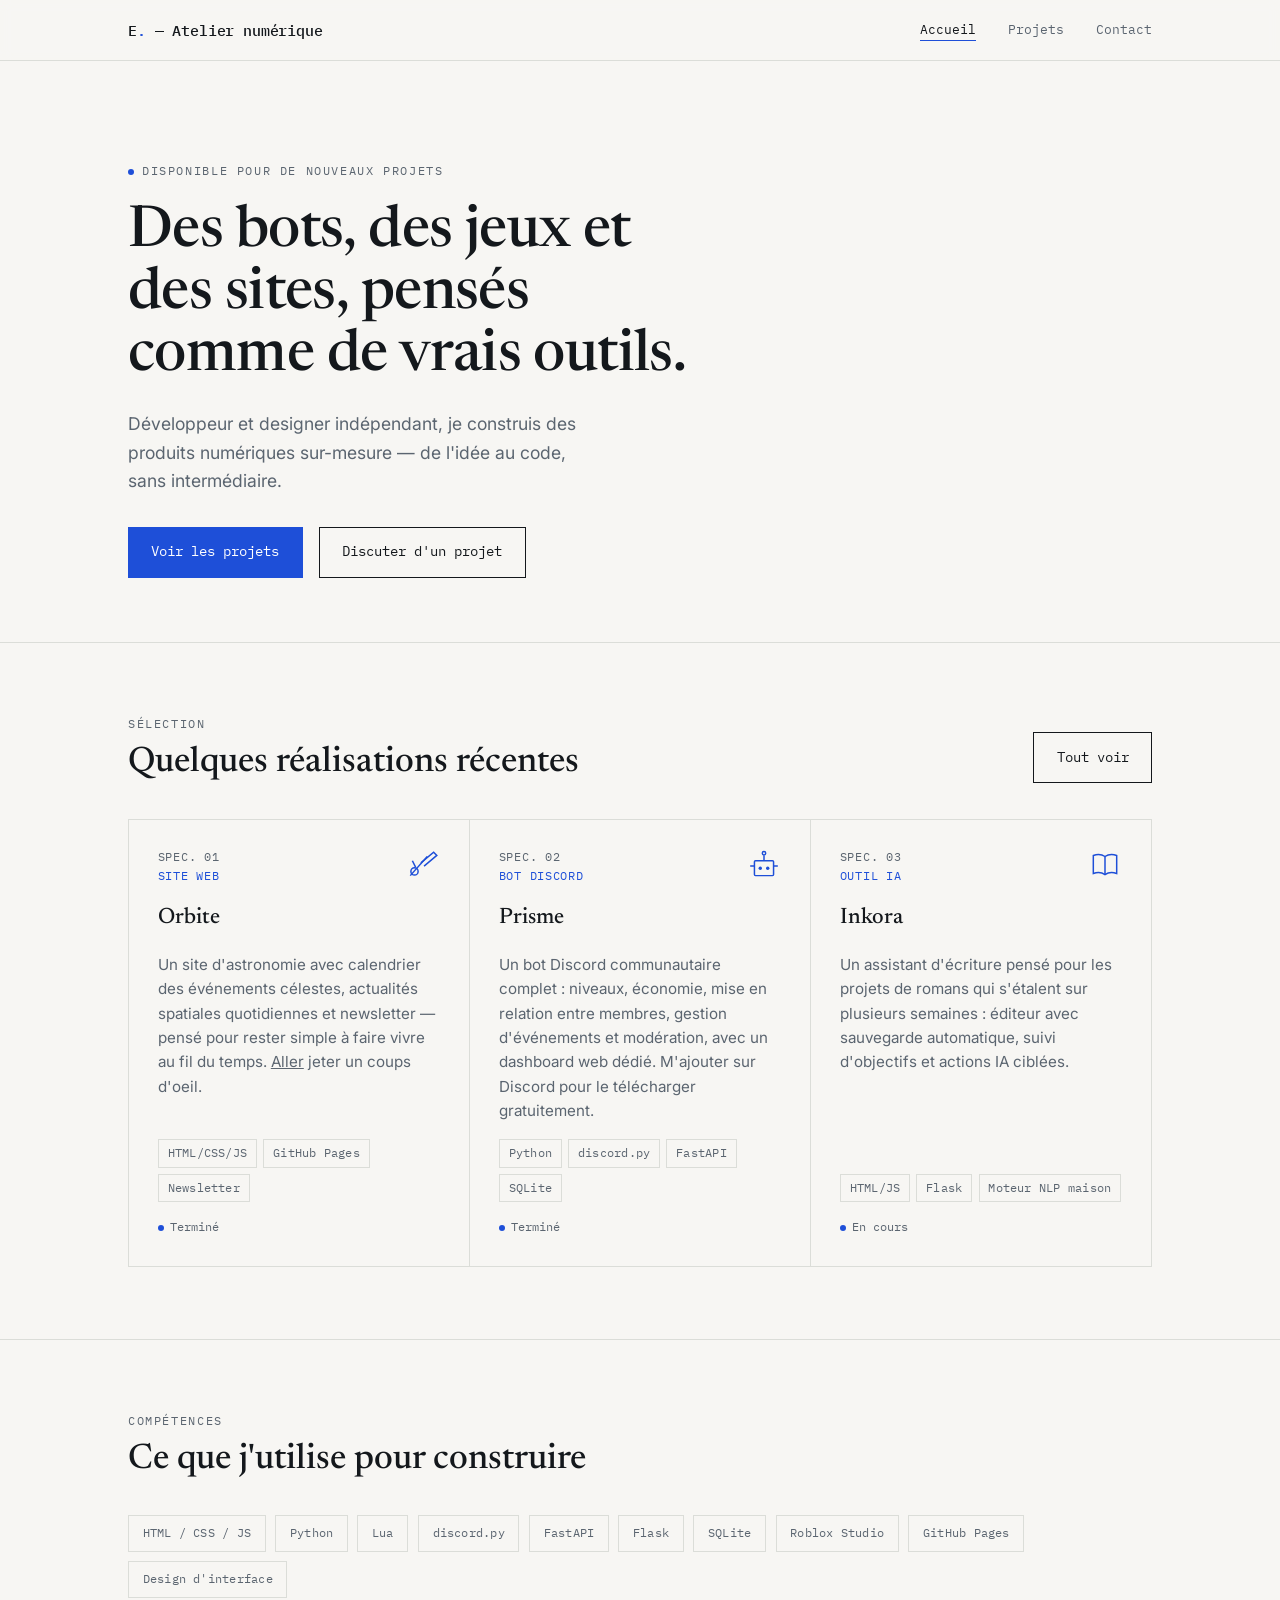
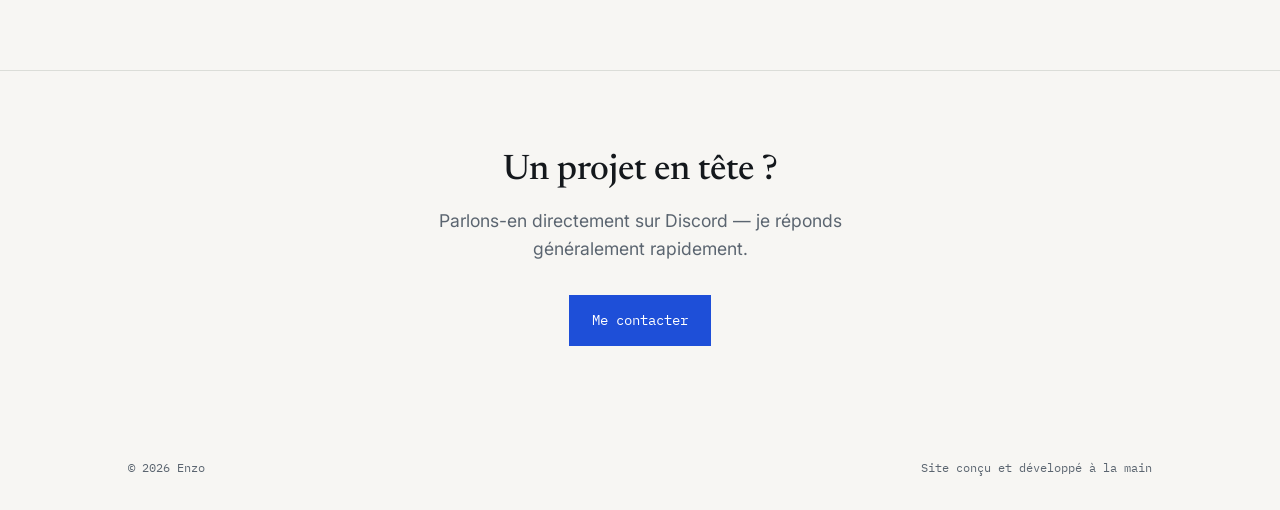
<file: index.html>
<!DOCTYPE html>
<html lang="fr">
<head>
  <meta charset="UTF-8" />
  <meta name="viewport" content="width=device-width, initial-scale=1.0" />
  <title>Enzo — Développeur & designer indépendant</title>
  <meta name="description" content="Bots Discord, sites web et outils IA sur-mesure, conçus et développés par Enzo." />
  <link rel="preconnect" href="https://fonts.googleapis.com" />
  <link rel="preconnect" href="https://fonts.gstatic.com" crossorigin />
  <link href="https://fonts.googleapis.com/css2?family=Newsreader:ital,wght@0,400;0,500;0,600;1,400&family=Inter:wght@400;500;600&family=IBM+Plex+Mono:wght@400;500&display=swap" rel="stylesheet" />
  <link rel="stylesheet" href="styles.css" />
</head>
<body>

  <header class="site-header">
    <div class="wrap">
      <a href="index.html" class="logotype">E<span>.</span> — Atelier numérique</a>
      <nav>
        <ul class="site-nav">
          <li><a href="index.html" aria-current="page">Accueil</a></li>
          <li><a href="projets.html">Projets</a></li>
          <li><a href="contact.html">Contact</a></li>
        </ul>
      </nav>
    </div>
  </header>

  <main>
    <section class="hero">
      <div class="wrap">
        <span class="eyebrow">Disponible pour de nouveaux projets</span>
        <h1 class="serif-xl">Des bots, des jeux et des sites, pensés comme de vrais outils.</h1>
        <p class="lede">
          Développeur et designer indépendant, je construis des produits numériques sur-mesure —
          de l'idée au code, sans intermédiaire.
        </p>
        <div class="hero-actions">
          <a href="projets.html" class="btn btn-primary">Voir les projets</a>
          <a href="contact.html" class="btn">Discuter d'un projet</a>
        </div>
      </div>
    </section>

    <section class="section">
      <div class="wrap">
        <div class="section-head">
          <div>
            <span class="eyebrow">Sélection</span>
            <h2 class="serif-lg">Quelques réalisations récentes</h2>
          </div>
          <a href="projets.html" class="btn">Tout voir</a>
        </div>
        <div class="grid-projects" id="featured-projects"></div>
      </div>
    </section>

    <section class="section">
      <div class="wrap">
        <div class="section-head">
          <div>
            <span class="eyebrow">Compétences</span>
            <h2 class="serif-lg">Ce que j'utilise pour construire</h2>
          </div>
        </div>
        <div class="skills-cloud">
          <span class="mono-tag">HTML / CSS / JS</span>
          <span class="mono-tag">Python</span>
          <span class="mono-tag">Lua</span>
          <span class="mono-tag">discord.py</span>
          <span class="mono-tag">FastAPI</span>
          <span class="mono-tag">Flask</span>
          <span class="mono-tag">SQLite</span>
          <span class="mono-tag">Roblox Studio</span>
          <span class="mono-tag">GitHub Pages</span>
          <span class="mono-tag">Design d'interface</span>
        </div>
      </div>
    </section>

    <section class="cta-band">
      <div class="wrap">
        <h2 class="serif-lg">Un projet en tête ?</h2>
        <p class="lede">Parlons-en directement sur Discord — je réponds généralement rapidement.</p>
        <a href="contact.html" class="btn btn-primary">Me contacter</a>
      </div>
    </section>
  </main>

  <footer class="site-footer">
    <div class="wrap">
      <span>© 2026 Enzo</span>
      <span>Site conçu et développé à la main</span>
    </div>
  </footer>

  <script src="projects-data.js"></script>
  <script src="app.js"></script>
  <script>
    mountProjects("#featured-projects", { featuredOnly: true });
  </script>
</body>
</html>
</file>
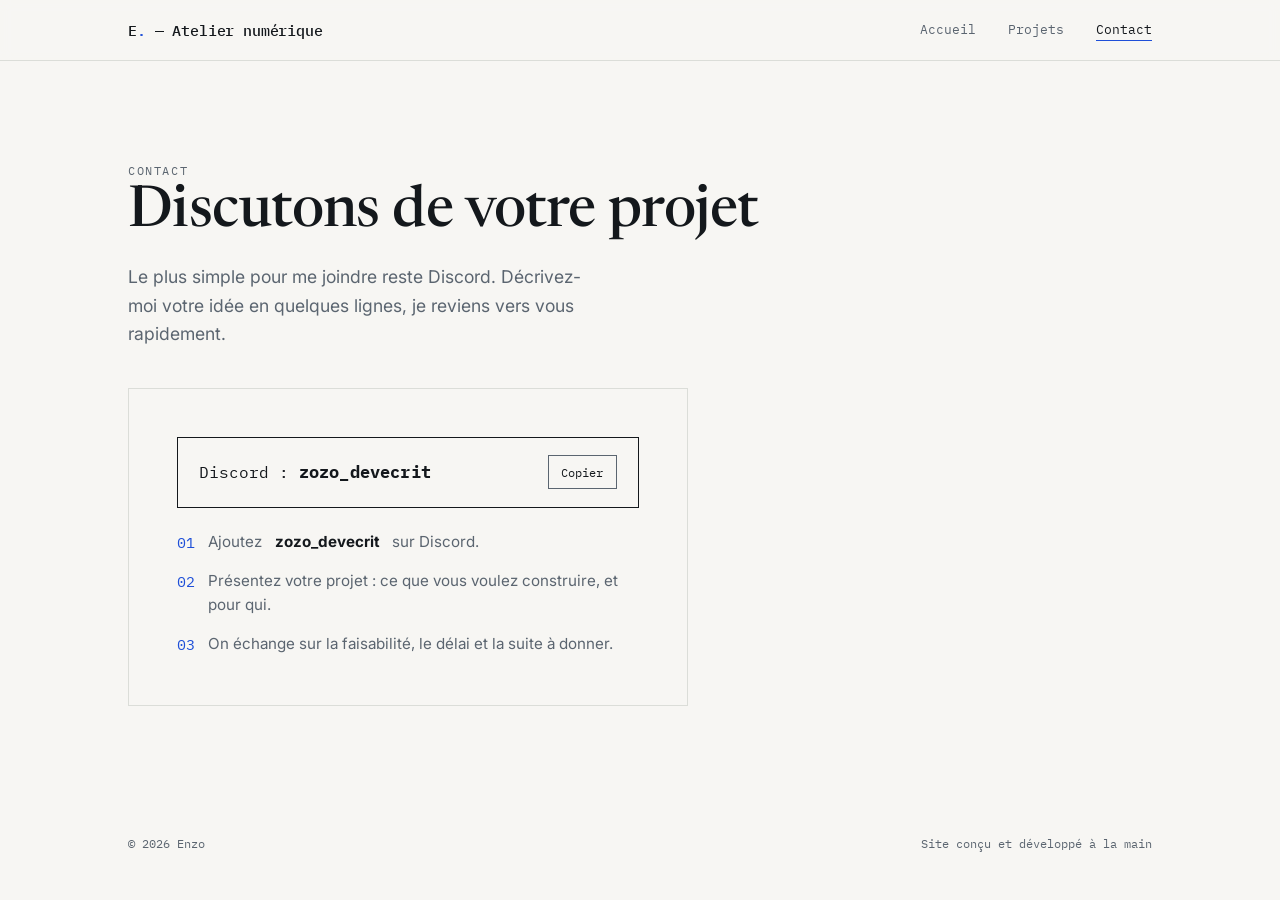
<file: contact.html>
<!DOCTYPE html>
<html lang="fr">
<head>
  <meta charset="UTF-8" />
  <meta name="viewport" content="width=device-width, initial-scale=1.0" />
  <title>Contact — Enzo</title>
  <meta name="description" content="Contactez Enzo sur Discord pour discuter de votre projet." />
  <link rel="preconnect" href="https://fonts.googleapis.com" />
  <link rel="preconnect" href="https://fonts.gstatic.com" crossorigin />
  <link href="https://fonts.googleapis.com/css2?family=Newsreader:ital,wght@0,400;0,500;0,600;1,400&family=Inter:wght@400;500;600&family=IBM+Plex+Mono:wght@400;500&display=swap" rel="stylesheet" />
  <link rel="stylesheet" href="styles.css" />
</head>
<body>

  <header class="site-header">
    <div class="wrap">
      <a href="index.html" class="logotype">E<span>.</span> — Atelier numérique</a>
      <nav>
        <ul class="site-nav">
          <li><a href="index.html">Accueil</a></li>
          <li><a href="projets.html">Projets</a></li>
          <li><a href="contact.html" aria-current="page">Contact</a></li>
        </ul>
      </nav>
    </div>
  </header>

  <main>
    <section class="contact-block">
      <div class="wrap">
        <span class="eyebrow">Contact</span>
        <h1 class="serif-xl">Discutons de votre projet</h1>
        <p class="lede" style="margin-top:1.2rem; margin-bottom: 2.5rem;">
          Le plus simple pour me joindre reste Discord. Décrivez-moi votre idée en quelques lignes,
          je reviens vers vous rapidement.
        </p>

        <div class="contact-card">
          <div class="discord-tag">
            <span>Discord : <strong>zozo_devecrit</strong></span>
            <button class="copy-btn" data-copy-discord="zozo_devecrit">Copier</button>
          </div>

          <ul class="contact-steps">
            <li><span class="num">01</span> Ajoutez <strong style="color:var(--ink)">zozo_devecrit</strong> sur Discord.</li>
            <li><span class="num">02</span> Présentez votre projet : ce que vous voulez construire, et pour qui.</li>
            <li><span class="num">03</span> On échange sur la faisabilité, le délai et la suite à donner.</li>
          </ul>
        </div>
      </div>
    </section>
  </main>

  <footer class="site-footer">
    <div class="wrap">
      <span>© 2026 Enzo</span>
      <span>Site conçu et développé à la main</span>
    </div>
  </footer>

  <script src="app.js"></script>
</body>
</html>
</file>
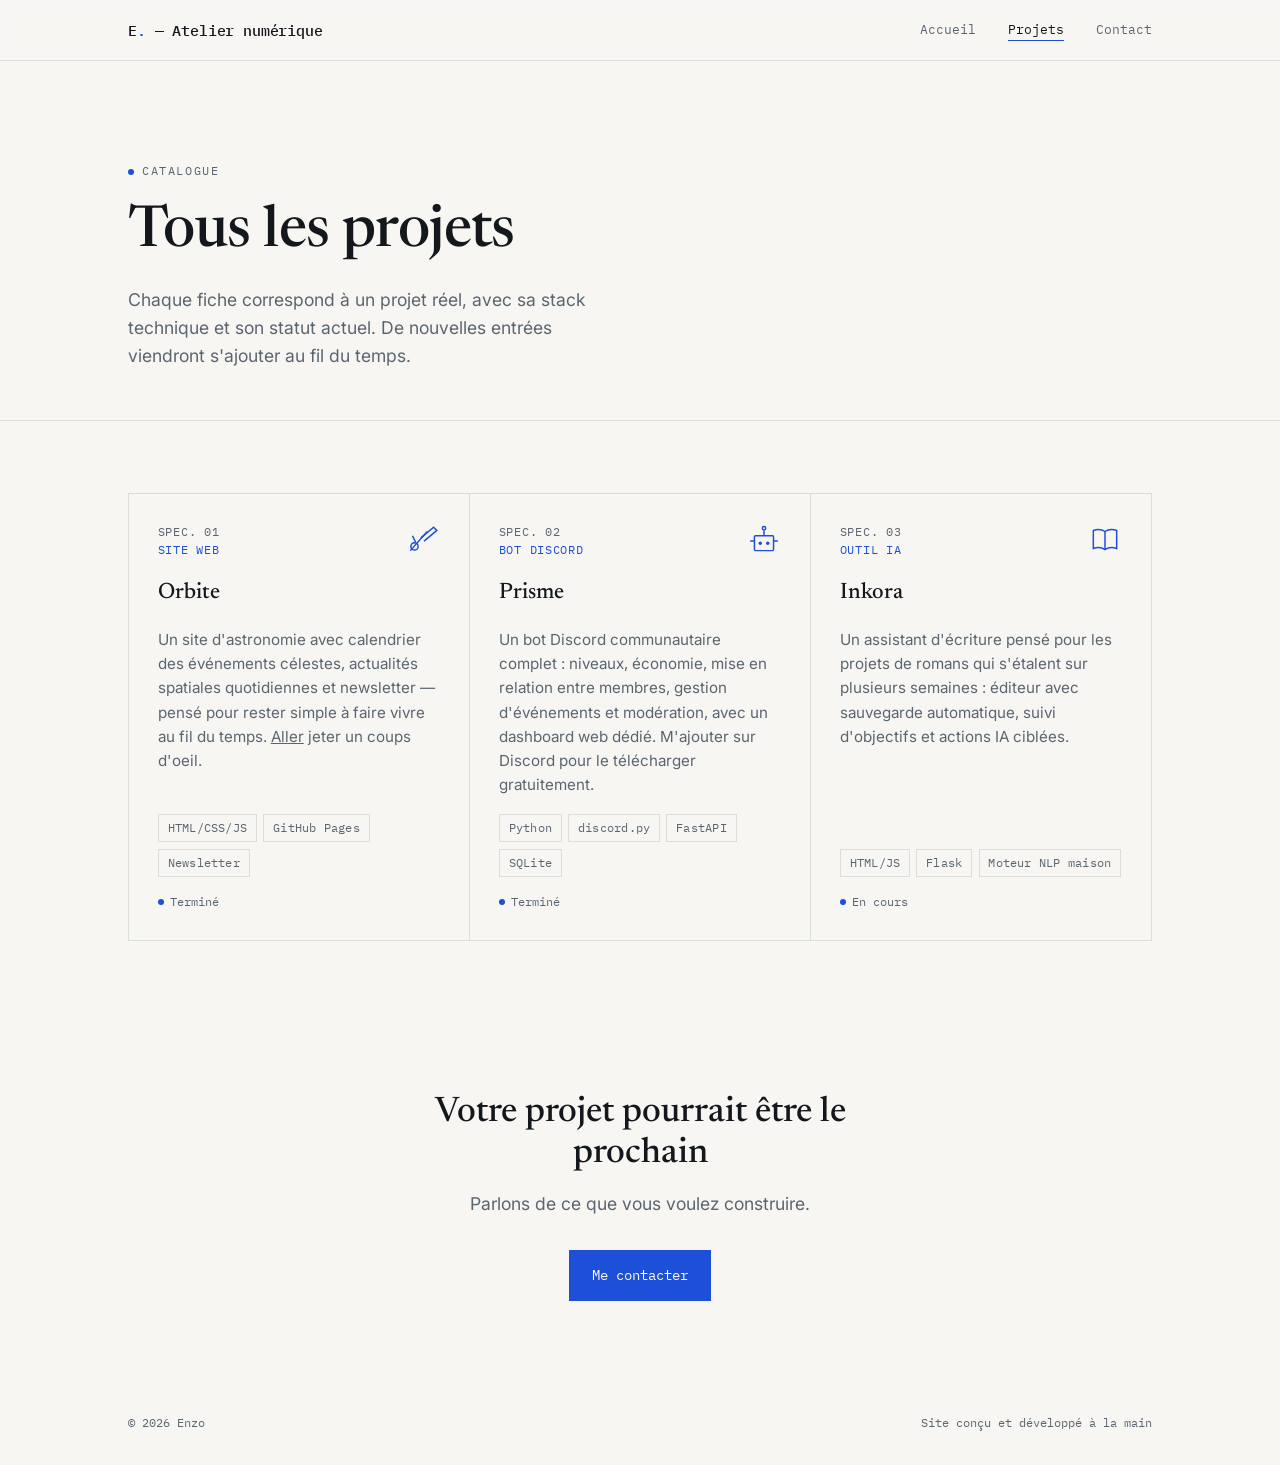
<file: projets.html>
<!DOCTYPE html>
<html lang="fr">
<head>
  <meta charset="UTF-8" />
  <meta name="viewport" content="width=device-width, initial-scale=1.0" />
  <title>Projets — Enzo</title>
  <meta name="description" content="L'ensemble des projets développés par Enzo : bots Discord, sites web et outils IA." />
  <link rel="preconnect" href="https://fonts.googleapis.com" />
  <link rel="preconnect" href="https://fonts.gstatic.com" crossorigin />
  <link href="https://fonts.googleapis.com/css2?family=Newsreader:ital,wght@0,400;0,500;0,600;1,400&family=Inter:wght@400;500;600&family=IBM+Plex+Mono:wght@400;500&display=swap" rel="stylesheet" />
  <link rel="stylesheet" href="styles.css" />
</head>
<body>

  <header class="site-header">
    <div class="wrap">
      <a href="index.html" class="logotype">E<span>.</span> — Atelier numérique</a>
      <nav>
        <ul class="site-nav">
          <li><a href="index.html">Accueil</a></li>
          <li><a href="projets.html" aria-current="page">Projets</a></li>
          <li><a href="contact.html">Contact</a></li>
        </ul>
      </nav>
    </div>
  </header>

  <main>
    <section class="hero" style="padding-bottom: 2rem;">
      <div class="wrap">
        <span class="eyebrow">Catalogue</span>
        <h1 class="serif-xl">Tous les projets</h1>
        <p class="lede">
          Chaque fiche correspond à un projet réel, avec sa stack technique et son statut actuel.
          De nouvelles entrées viendront s'ajouter au fil du temps.
        </p>
      </div>
    </section>

    <section class="section" style="border-bottom: none;">
      <div class="wrap">
        <div class="grid-projects" id="all-projects"></div>
      </div>
    </section>

    <section class="cta-band">
      <div class="wrap">
        <h2 class="serif-lg">Votre projet pourrait être le prochain</h2>
        <p class="lede">Parlons de ce que vous voulez construire.</p>
        <a href="contact.html" class="btn btn-primary">Me contacter</a>
      </div>
    </section>
  </main>

  <footer class="site-footer">
    <div class="wrap">
      <span>© 2026 Enzo</span>
      <span>Site conçu et développé à la main</span>
    </div>
  </footer>

  <script src="projects-data.js"></script>
  <script src="app.js"></script>
  <script>
    mountProjects("#all-projects");
  </script>
</body>
</html>
</file>
<file: styles.css>
/* ==========================================================
   TOKENS
   ========================================================== */
:root {
  --paper: #f7f6f3;
  --paper-alt: #eeece6;
  --ink: #14181c;
  --slate: #5b6570;
  --line: #dbddd8;
  --signal: #1e4fd8;
  --signal-soft: #e8edfc;

  --font-display: "Newsreader", Georgia, serif;
  --font-body: "Inter", -apple-system, BlinkMacSystemFont, sans-serif;
  --font-mono: "IBM Plex Mono", "SFMono-Regular", monospace;

  --max-width: 1120px;
  --gutter: clamp(1.25rem, 4vw, 3rem);
}

* {
  box-sizing: border-box;
}

html {
  scroll-behavior: smooth;
}

@media (prefers-reduced-motion: reduce) {
  html {
    scroll-behavior: auto;
  }
  * {
    animation-duration: 0.01ms !important;
    transition-duration: 0.01ms !important;
  }
}

body {
  margin: 0;
  background: var(--paper);
  color: var(--ink);
  font-family: var(--font-body);
  font-size: 16px;
  line-height: 1.6;
  -webkit-font-smoothing: antialiased;
}

a {
  color: inherit;
}

img,
svg {
  display: block;
  max-width: 100%;
}

.wrap {
  max-width: var(--max-width);
  margin: 0 auto;
  padding: 0 var(--gutter);
}

:focus-visible {
  outline: 2px solid var(--signal);
  outline-offset: 3px;
}

/* ==========================================================
   TYPE UTILITIES
   ========================================================== */
.eyebrow {
  font-family: var(--font-mono);
  font-size: 0.72rem;
  letter-spacing: 0.14em;
  text-transform: uppercase;
  color: var(--slate);
}

.serif-xl {
  font-family: var(--font-display);
  font-weight: 500;
  font-size: clamp(2.2rem, 5vw, 3.6rem);
  line-height: 1.08;
  letter-spacing: -0.01em;
  margin: 0;
}

.serif-lg {
  font-family: var(--font-display);
  font-weight: 500;
  font-size: clamp(1.6rem, 3vw, 2.2rem);
  line-height: 1.15;
  margin: 0;
}

.lede {
  font-size: 1.1rem;
  color: var(--slate);
  max-width: 42ch;
}

.mono-tag {
  font-family: var(--font-mono);
  font-size: 0.72rem;
  letter-spacing: 0.02em;
  color: var(--slate);
  border: 1px solid var(--line);
  padding: 0.25rem 0.55rem;
  white-space: nowrap;
}

/* ==========================================================
   HEADER / NAV
   ========================================================== */
.site-header {
  border-bottom: 1px solid var(--line);
  position: sticky;
  top: 0;
  background: rgba(247, 246, 243, 0.92);
  backdrop-filter: blur(6px);
  z-index: 20;
}

.site-header .wrap {
  display: flex;
  align-items: center;
  justify-content: space-between;
  padding-top: 1.1rem;
  padding-bottom: 1.1rem;
}

.logotype {
  font-family: var(--font-mono);
  font-size: 0.95rem;
  font-weight: 500;
  text-decoration: none;
  letter-spacing: -0.01em;
}

.logotype span {
  color: var(--signal);
}

.site-nav {
  display: flex;
  gap: clamp(1rem, 3vw, 2rem);
  list-style: none;
  margin: 0;
  padding: 0;
  font-family: var(--font-mono);
  font-size: 0.82rem;
}

.site-nav a {
  text-decoration: none;
  color: var(--slate);
  padding-bottom: 2px;
  border-bottom: 1px solid transparent;
}

.site-nav a:hover,
.site-nav a[aria-current="page"] {
  color: var(--ink);
  border-bottom-color: var(--signal);
}

/* ==========================================================
   HERO
   ========================================================== */
.hero {
  padding: clamp(3rem, 8vw, 6rem) 0 clamp(2.5rem, 6vw, 4rem);
  border-bottom: 1px solid var(--line);
}

.hero .eyebrow {
  display: inline-flex;
  align-items: center;
  gap: 0.5rem;
  margin-bottom: 1.3rem;
}

.hero .eyebrow::before {
  content: "";
  width: 6px;
  height: 6px;
  border-radius: 50%;
  background: var(--signal);
  display: inline-block;
}

.hero h1 {
  max-width: 16ch;
}

.hero .lede {
  margin-top: 1.4rem;
}

.hero-actions {
  display: flex;
  gap: 1rem;
  margin-top: 2rem;
  flex-wrap: wrap;
}

/* ==========================================================
   BUTTONS
   ========================================================== */
.btn {
  font-family: var(--font-mono);
  font-size: 0.85rem;
  text-decoration: none;
  padding: 0.85rem 1.4rem;
  border: 1px solid var(--ink);
  color: var(--ink);
  display: inline-flex;
  align-items: center;
  gap: 0.5rem;
  transition: background 0.15s ease, color 0.15s ease;
}

.btn:hover {
  background: var(--ink);
  color: var(--paper);
}

.btn-primary {
  background: var(--signal);
  border-color: var(--signal);
  color: #fff;
}

.btn-primary:hover {
  background: #1740b0;
  border-color: #1740b0;
  color: #fff;
}

/* ==========================================================
   SECTION HEADINGS
   ========================================================== */
.section {
  padding: clamp(2.5rem, 6vw, 4.5rem) 0;
  border-bottom: 1px solid var(--line);
}

.section-head {
  display: flex;
  justify-content: space-between;
  align-items: flex-end;
  gap: 1.5rem;
  margin-bottom: 2.2rem;
  flex-wrap: wrap;
}

.section-head .eyebrow {
  margin-bottom: 0.6rem;
  display: block;
}

/* ==========================================================
   PROJECT CARDS ("fiches spécimen")
   ========================================================== */
.grid-projects {
  display: grid;
  grid-template-columns: repeat(auto-fill, minmax(280px, 1fr));
  gap: 1px;
  background: var(--line);
  border: 1px solid var(--line);
}

.card-project {
  background: var(--paper);
  padding: 1.8rem;
  display: flex;
  flex-direction: column;
  gap: 1rem;
  text-decoration: none;
  color: inherit;
}

.card-top {
  display: flex;
  justify-content: space-between;
  align-items: flex-start;
  gap: 1rem;
}

.card-ref {
  font-family: var(--font-mono);
  font-size: 0.72rem;
  color: var(--slate);
  letter-spacing: 0.06em;
}

.card-icon {
  width: 34px;
  height: 34px;
  color: var(--signal);
  flex-shrink: 0;
}

.card-icon svg {
  width: 100%;
  height: 100%;
}

.card-title {
  font-family: var(--font-display);
  font-size: 1.4rem;
  font-weight: 500;
  margin: 0;
}

.card-category {
  font-family: var(--font-mono);
  font-size: 0.72rem;
  color: var(--signal);
  text-transform: uppercase;
  letter-spacing: 0.06em;
}

.card-summary {
  color: var(--slate);
  font-size: 0.95rem;
  margin: 0;
  flex-grow: 1;
}

.card-stack {
  display: flex;
  flex-wrap: wrap;
  gap: 0.4rem;
}

.card-status {
  font-family: var(--font-mono);
  font-size: 0.72rem;
  display: inline-flex;
  align-items: center;
  gap: 0.4rem;
  color: var(--slate);
}

.status-dot {
  width: 6px;
  height: 6px;
  border-radius: 50%;
  background: var(--signal);
  display: inline-block;
}

/* ==========================================================
   SKILLS CLOUD
   ========================================================== */
.skills-cloud {
  display: flex;
  flex-wrap: wrap;
  gap: 0.6rem;
}

.skills-cloud .mono-tag {
  padding: 0.5rem 0.85rem;
}

/* ==========================================================
   CTA BAND
   ========================================================== */
.cta-band {
  padding: clamp(3rem, 7vw, 5rem) 0;
  text-align: center;
}

.cta-band h2 {
  max-width: 20ch;
  margin: 0 auto;
}

.cta-band .lede {
  margin: 1rem auto 2rem;
  text-align: center;
}

/* ==========================================================
   FOOTER
   ========================================================== */
.site-footer {
  padding: 2rem 0;
}

.site-footer .wrap {
  display: flex;
  justify-content: space-between;
  align-items: center;
  flex-wrap: wrap;
  gap: 1rem;
  font-family: var(--font-mono);
  font-size: 0.78rem;
  color: var(--slate);
}

/* ==========================================================
   CONTACT PAGE
   ========================================================== */
.contact-block {
  padding: clamp(3rem, 8vw, 6rem) 0;
}

.contact-card {
  border: 1px solid var(--line);
  padding: clamp(1.8rem, 4vw, 3rem);
  display: flex;
  flex-direction: column;
  gap: 1.4rem;
  max-width: 560px;
}

.discord-tag {
  display: flex;
  align-items: center;
  justify-content: space-between;
  gap: 1rem;
  border: 1px solid var(--ink);
  padding: 1.1rem 1.3rem;
  font-family: var(--font-mono);
}

.discord-tag strong {
  font-size: 1.05rem;
  letter-spacing: 0.01em;
}

.copy-btn {
  font-family: var(--font-mono);
  font-size: 0.78rem;
  background: none;
  border: 1px solid var(--slate);
  color: var(--ink);
  padding: 0.5rem 0.8rem;
  cursor: pointer;
  transition: background 0.15s ease, border-color 0.15s ease;
}

.copy-btn:hover {
  background: var(--signal-soft);
  border-color: var(--signal);
}

.contact-steps {
  list-style: none;
  margin: 0;
  padding: 0;
  display: flex;
  flex-direction: column;
  gap: 0.9rem;
  font-size: 0.95rem;
  color: var(--slate);
}

.contact-steps li {
  display: flex;
  gap: 0.8rem;
}

.contact-steps .num {
  font-family: var(--font-mono);
  color: var(--signal);
  flex-shrink: 0;
}

/* ==========================================================
   RESPONSIVE
   ========================================================== */
@media (max-width: 640px) {
  .site-nav {
    gap: 1rem;
  }
  .grid-projects {
    grid-template-columns: 1fr;
  }
}
</file>
